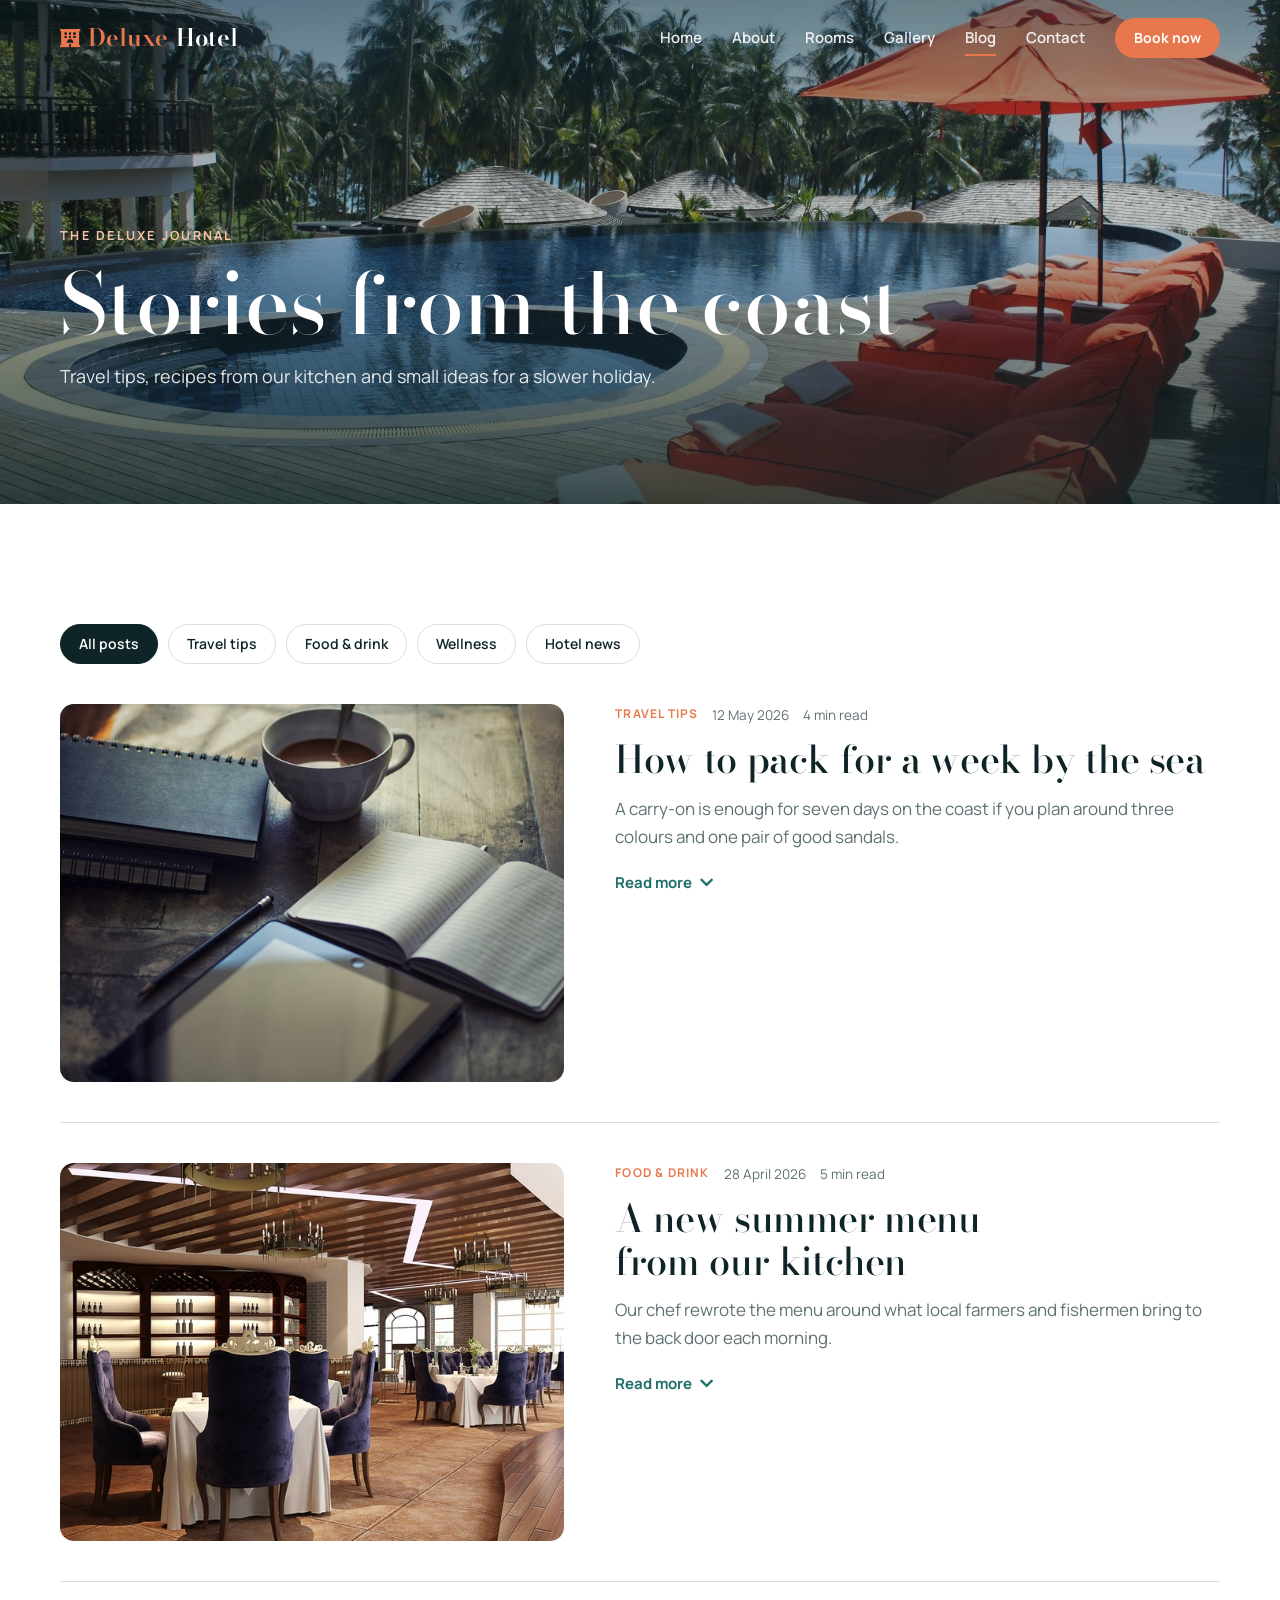
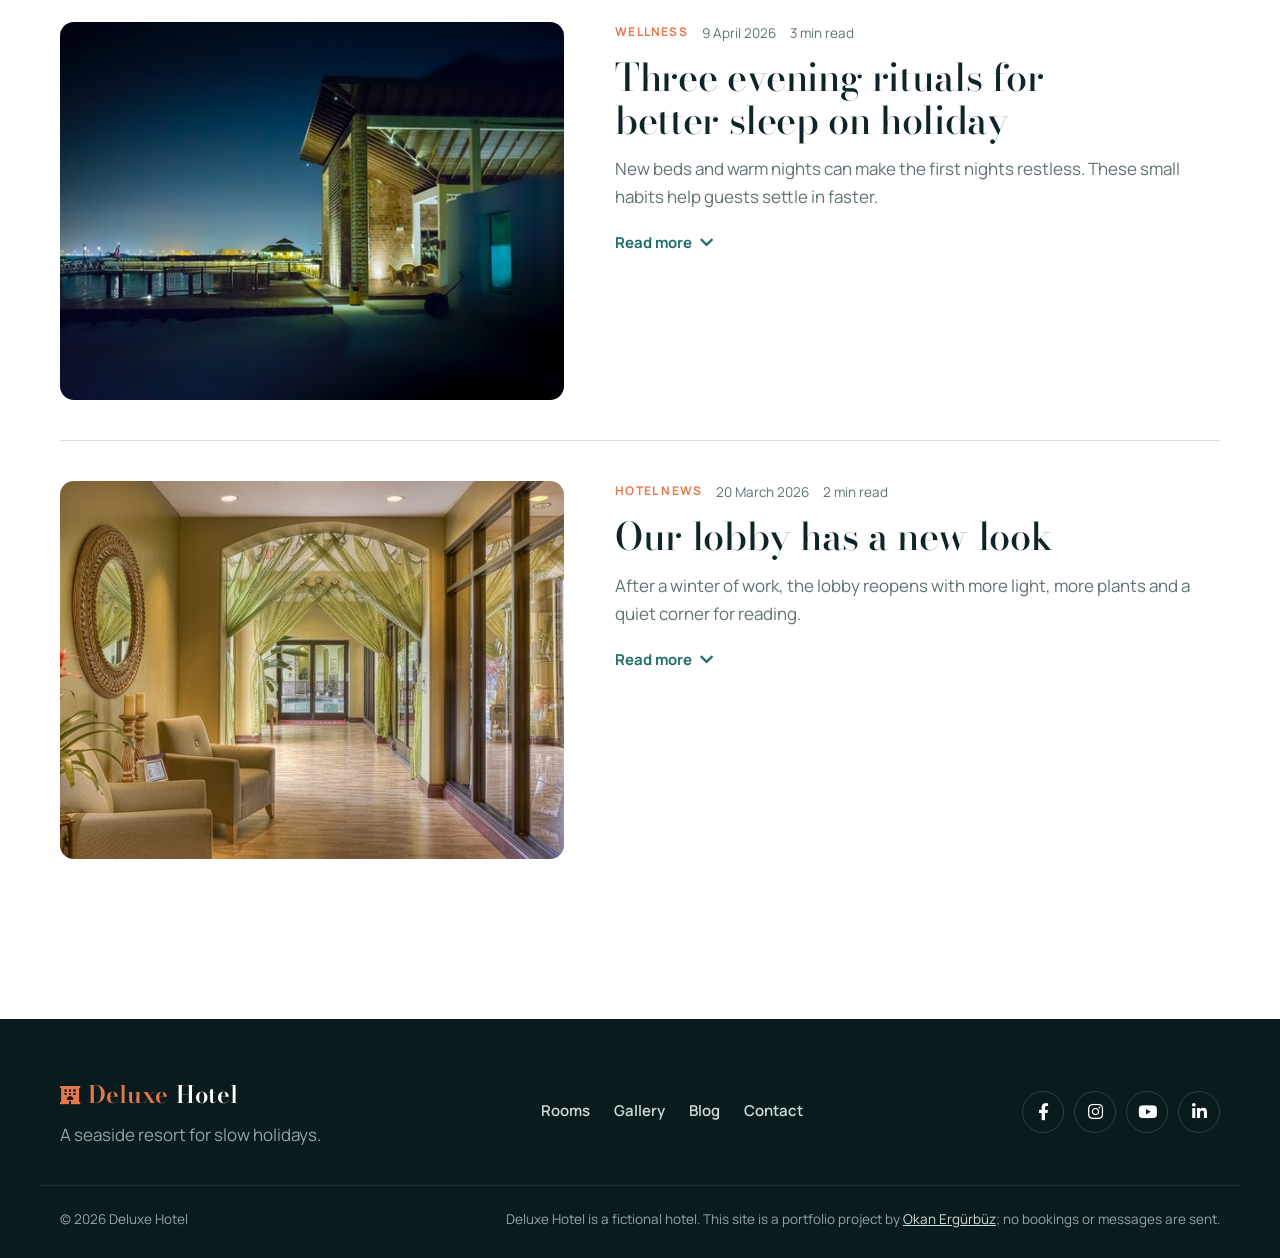
<file: blogs.html>
<!DOCTYPE html>
<html lang="en">
<head>
  <meta charset="UTF-8">
  <meta name="viewport" content="width=device-width, initial-scale=1.0">
  <title>Journal · Deluxe Hotel</title>
  <meta name="description" content="Travel tips, food and wellness stories from Deluxe Hotel.">
  <link rel="preconnect" href="https://fonts.googleapis.com">
  <link rel="preconnect" href="https://fonts.gstatic.com" crossorigin>
  <link rel="stylesheet" href="https://fonts.googleapis.com/css2?family=Bodoni+Moda:ital,opsz,wght@0,6..96,500;0,6..96,600;1,6..96,500&family=Manrope:wght@400;500;600;700&display=swap">
  <link rel="stylesheet" href="https://cdnjs.cloudflare.com/ajax/libs/font-awesome/5.13.0/css/all.min.css" integrity="sha512-L7MWcK7FNPcwNqnLdZq86lTHYLdQqZaz5YcAgE+5cnGmlw8JT03QB2+oxL100UeB6RlzZLUxCGSS4/++mNZdxw==" crossorigin="anonymous" referrerpolicy="no-referrer">
  <link rel="stylesheet" href="css/style.css">
</head>
<body>

  <!-- ============ NAVIGATION ============ -->
  <header class="nav" id="nav">
    <div class="container nav-inner">
      <a href="index.html" class="brand"><i class="fas fa-hotel"></i><span>Deluxe</span> Hotel</a>
      <button class="nav-toggle" id="nav-toggle" aria-label="Open menu" aria-expanded="false" aria-controls="nav-menu">
        <span></span><span></span><span></span>
      </button>
      <nav class="nav-menu" id="nav-menu">
        <a href="index.html">Home</a>
        <a href="index.html#about">About</a>
        <a href="index.html#rooms">Rooms</a>
        <a href="index.html#gallery">Gallery</a>
        <a href="blogs.html" class="active" aria-current="page">Blog</a>
        <a href="index.html#contact">Contact</a>
        <a href="index.html#booking" class="btn btn-sm btn-accent">Book now</a>
      </nav>
    </div>
  </header>

  <!-- ============ PAGE HERO ============ -->
  <section class="page-hero">
    <div class="hero-bg" style="background-image: url('img/bg-2.jpeg');"></div>
    <div class="container hero-content">
      <p class="eyebrow light">The Deluxe Journal</p>
      <h1>Stories from the coast</h1>
      <p>Travel tips, recipes from our kitchen and small ideas for a slower holiday.</p>
    </div>
  </section>

  <main class="section">
    <div class="container">
      <div class="filters" role="group" aria-label="Filter posts by category">
        <button class="chip" data-filter="all" aria-pressed="true">All posts</button>
        <button class="chip" data-filter="travel" aria-pressed="false">Travel tips</button>
        <button class="chip" data-filter="food" aria-pressed="false">Food &amp; drink</button>
        <button class="chip" data-filter="wellness" aria-pressed="false">Wellness</button>
        <button class="chip" data-filter="news" aria-pressed="false">Hotel news</button>
      </div>

      <div class="posts">
        <!-- Post 1 -->
        <article class="post reveal" data-cat="travel">
          <div class="post-img"><img src="img/blog-1.jpeg" alt="Notebook, tablet and coffee on a wooden table" loading="lazy"></div>
          <div class="post-body">
            <p class="post-meta"><span class="cat">Travel tips</span><span>12 May 2026</span><span>4 min read</span></p>
            <h2>How to pack for a week by the sea</h2>
            <p>A carry-on is enough for seven days on the coast if you plan around three colours and one pair of good sandals.</p>
            <div class="post-more"><div>
              <p>Start with the things you will wear every day: two swimsuits, a linen shirt, light trousers and a cover-up that works at the pool and at dinner. Pick pieces that mix with each other so every top goes with every bottom.</p>
              <p>Leave the bulky items at home. The hotel provides beach towels, bathrobes, a hairdryer and reef-safe sunscreen at the pool bar, so there is no need to pack them.</p>
              <p>Finally, bring a small foldable bag for the beach and the market. It weighs nothing and saves you from buying one on the first day.</p>
            </div></div>
            <button class="read-toggle" aria-expanded="false"><span>Read more</span> <i class="fas fa-chevron-down"></i></button>
          </div>
        </article>

        <!-- Post 2 -->
        <article class="post reveal" data-cat="food">
          <div class="post-img"><img src="img/blog-2.jpeg" alt="Hotel restaurant with set tables and a wine wall" loading="lazy"></div>
          <div class="post-body">
            <p class="post-meta"><span class="cat">Food &amp; drink</span><span>28 April 2026</span><span>5 min read</span></p>
            <h2>A new summer menu from our kitchen</h2>
            <p>Our chef rewrote the menu around what local farmers and fishermen bring to the back door each morning.</p>
            <div class="post-more"><div>
              <p>The new menu is short on purpose: six starters, six mains and three desserts. Everything changes with the season, and the fish of the day depends on the morning catch.</p>
              <p>Guests' favourites from last year stay on the list, including the grilled octopus with fava and the olive oil cake with orange syrup. New this summer are a cold tomato soup and slow-cooked lamb with herbs from our garden.</p>
              <p>The restaurant is open for dinner from 19:00 to 23:00. Tables by the water fill up quickly, so ask the front desk to reserve one when you check in.</p>
            </div></div>
            <button class="read-toggle" aria-expanded="false"><span>Read more</span> <i class="fas fa-chevron-down"></i></button>
          </div>
        </article>

        <!-- Post 3 -->
        <article class="post reveal" data-cat="wellness">
          <div class="post-img"><img src="img/blog-3.jpeg" alt="The hotel terrace lit up at night by the water" loading="lazy"></div>
          <div class="post-body">
            <p class="post-meta"><span class="cat">Wellness</span><span>9 April 2026</span><span>3 min read</span></p>
            <h2>Three evening rituals for better sleep on holiday</h2>
            <p>New beds and warm nights can make the first nights restless. These small habits help guests settle in faster.</p>
            <div class="post-more"><div>
              <p>Take a short walk after dinner. Twenty minutes along the shore helps digestion and slows the day down before bed.</p>
              <p>Keep screens away for the last half hour. Our rooms have blackout curtains and a pillow menu at the front desk; try the buckwheat pillow if you like a firmer feel.</p>
              <p>Book an evening massage at the spa. The last treatment starts at 20:00, and guests who try it often say it is the best night's sleep of their stay.</p>
            </div></div>
            <button class="read-toggle" aria-expanded="false"><span>Read more</span> <i class="fas fa-chevron-down"></i></button>
          </div>
        </article>

        <!-- Post 4 -->
        <article class="post reveal" data-cat="news">
          <div class="post-img"><img src="img/blog-4.jpeg" alt="Renovated lobby with arched doorways, plants and armchairs" loading="lazy"></div>
          <div class="post-body">
            <p class="post-meta"><span class="cat">Hotel news</span><span>20 March 2026</span><span>2 min read</span></p>
            <h2>Our lobby has a new look</h2>
            <p>After a winter of work, the lobby reopens with more light, more plants and a quiet corner for reading.</p>
            <div class="post-more"><div>
              <p>We opened up the old arches to let in the morning sun and replaced the heavy furniture with lighter armchairs made by a local workshop.</p>
              <p>The new reading corner has a small library of travel books and guides to the region. Borrow any book you like and leave it at the front desk when you go.</p>
            </div></div>
            <button class="read-toggle" aria-expanded="false"><span>Read more</span> <i class="fas fa-chevron-down"></i></button>
          </div>
        </article>
      </div>
    </div>
  </main>

  <!-- ============ FOOTER ============ -->
  <footer class="footer">
    <div class="container footer-inner">
      <div>
        <a href="index.html" class="brand"><i class="fas fa-hotel"></i><span>Deluxe</span> Hotel</a>
        <p class="muted">A seaside resort for slow holidays.</p>
      </div>
      <nav class="footer-links" aria-label="Footer">
        <a href="index.html#rooms">Rooms</a>
        <a href="index.html#gallery">Gallery</a>
        <a href="blogs.html">Blog</a>
        <a href="index.html#contact">Contact</a>
      </nav>
      <div class="social">
        <a href="#" aria-label="Facebook"><i class="fab fa-facebook-f"></i></a>
        <a href="#" aria-label="Instagram"><i class="fab fa-instagram"></i></a>
        <a href="#" aria-label="YouTube"><i class="fab fa-youtube"></i></a>
        <a href="https://www.linkedin.com/in/okan-erg%C3%BCrb%C3%BCz-8b4850386/" aria-label="LinkedIn" target="_blank" rel="noopener"><i class="fab fa-linkedin-in"></i></a>
      </div>
    </div>
    <div class="container footer-note">
      <p>© <span id="year">2026</span> Deluxe Hotel</p>
      <p>Deluxe Hotel is a fictional hotel. This site is a portfolio project by <a href="https://okanergurbuz.github.io" target="_blank" rel="noopener">Okan Ergürbüz</a>; no bookings or messages are sent.</p>
    </div>
  </footer>

  <script src="js/main.js"></script>
</body>
</html>
</file>
<file: css/style.css>
/* =====================================================================
   DELUXE HOTEL · STYLES
   Colours and fonts live in :root. Change a value there and the whole
   site follows.
   ===================================================================== */
:root {
  --white: #FFFFFF;
  --mist: #EEF3F1;
  --ink: #0E2427;        /* deep lagoon: text, dark sections */
  --lagoon: #1F6F6B;     /* secondary accent */
  --accent: #E8774D;     /* sunset orange: buttons, highlights */
  --accent-dark: #CF5F36;
  --text: #2C3E40;
  --muted: #5F7273;
  --line: #D6E0DD;

  --font-display: 'Bodoni Moda', 'Didot', Georgia, serif;
  --font-body: 'Manrope', system-ui, -apple-system, 'Segoe UI', sans-serif;

  --radius: 14px;
  --shadow: 0 18px 40px -22px rgba(14, 36, 39, .45);
  --ease: cubic-bezier(.2, .8, .2, 1);
  --nav-h: 76px;
}

*, *::before, *::after { box-sizing: border-box; }
html { scroll-behavior: smooth; scroll-padding-top: var(--nav-h); }
body {
  margin: 0;
  font-family: var(--font-body);
  font-size: 17px;
  line-height: 1.65;
  color: var(--text);
  background: var(--white);
  -webkit-font-smoothing: antialiased;
}
img { max-width: 100%; display: block; }
a { color: inherit; }
h1, h2, h3 { color: var(--ink); margin: 0; line-height: 1.12; }
h2 { font-family: var(--font-display); font-weight: 500; font-size: clamp(32px, 4.4vw, 50px); letter-spacing: -.01em; text-wrap: balance; }
h3 { font-size: 20px; font-weight: 700; }
p { margin: 0; }
:focus-visible { outline: 3px solid var(--accent); outline-offset: 3px; border-radius: 4px; }
[hidden] { display: none !important; }

.container { width: 100%; max-width: 1200px; margin: 0 auto; padding-left: max(20px, env(safe-area-inset-left)); padding-right: max(20px, env(safe-area-inset-right)); }
.section { padding-block: clamp(72px, 10vw, 120px); }
.bg-mist { background: var(--mist); }
.bg-ink { background: var(--ink); color: #CFDCDA; }
.bg-ink h2 { color: var(--white); }
.muted { color: var(--muted); }

.eyebrow { font-size: 12.5px; font-weight: 700; letter-spacing: .18em; text-transform: uppercase; color: var(--lagoon); margin-bottom: 14px; }
.eyebrow.light { color: #F6C3A9; }

.section-header { max-width: 620px; margin: 0 auto 56px; text-align: center; }
.section-header p:last-child { margin-top: 14px; color: var(--muted); }

/* ---------- Buttons ---------- */
.btn {
  display: inline-flex; align-items: center; justify-content: center; gap: 10px;
  min-height: 50px; padding: 12px 26px; border-radius: 999px; border: 1.5px solid transparent;
  font: 700 15px/1 var(--font-body); text-decoration: none; cursor: pointer; white-space: nowrap;
  transition: background .2s, color .2s, border-color .2s, transform .2s var(--ease);
}
.btn:hover { transform: translateY(-2px); }
.btn i { font-size: 13px; transition: transform .2s var(--ease); }
.btn:hover i { transform: translateX(3px); }
.btn-sm { min-height: 40px; padding: 8px 18px; font-size: 14px; }
.btn-accent { background: var(--accent); color: var(--white); }
.btn-accent:hover { background: var(--accent-dark); }
.btn-dark { background: var(--ink); color: var(--white); }
.btn-dark:hover { background: var(--lagoon); }
.btn-ghost { color: var(--white); border-color: rgba(255, 255, 255, .6); }
.btn-ghost:hover { background: var(--white); color: var(--ink); }
.link-arrow { display: inline-flex; align-items: center; gap: 10px; font-weight: 700; color: var(--lagoon); text-decoration: none; margin-top: 28px; }
.link-arrow i { transition: transform .2s var(--ease); }
.link-arrow:hover i { transform: translateX(4px); }

/* ---------- Navigation ---------- */
.nav { position: fixed; inset: 0 0 auto; z-index: 50; height: var(--nav-h); padding-top: env(safe-area-inset-top); transition: background .3s, box-shadow .3s, height .3s; }
.nav.scrolled { background: rgba(255, 255, 255, .94); backdrop-filter: blur(10px); box-shadow: 0 1px 0 var(--line); }
.nav-inner { height: 100%; display: flex; align-items: center; justify-content: space-between; gap: 20px; }
.brand { display: inline-flex; align-items: center; gap: 8px; font-family: var(--font-display); font-weight: 600; font-size: 24px; color: var(--white); text-decoration: none; transition: color .3s; }
.brand span { color: var(--accent); }
.brand i { font-size: 18px; color: var(--accent); }
.nav.scrolled .brand { color: var(--ink); }
.nav-menu { display: flex; align-items: center; gap: 30px; }
.nav-menu a:not(.btn) { color: rgba(255, 255, 255, .9); text-decoration: none; font-weight: 600; font-size: 15px; position: relative; transition: color .3s; }
.nav-menu a:not(.btn)::after { content: ""; position: absolute; left: 0; right: 0; bottom: -6px; height: 2px; background: var(--accent); transform: scaleX(0); transition: transform .25s var(--ease); }
.nav-menu a:not(.btn):hover::after, .nav-menu a.active::after { transform: scaleX(1); }
.nav.scrolled .nav-menu a:not(.btn) { color: var(--ink); }
.nav-toggle { display: none; width: 46px; height: 46px; border: 0; background: transparent; cursor: pointer; padding: 12px 10px; flex-direction: column; justify-content: space-between; }
.nav-toggle span { display: block; height: 2px; background: var(--white); border-radius: 2px; transition: transform .3s var(--ease), opacity .2s, background .3s; }
.nav.scrolled .nav-toggle span { background: var(--ink); }

/* ---------- Hero ---------- */
.hero { position: relative; min-height: 100svh; display: flex; flex-direction: column; justify-content: flex-end; color: var(--white); overflow: hidden; padding-top: calc(var(--nav-h) + 40px); }
.hero-bg { position: absolute; inset: 0; background-size: cover; background-position: center; animation: kenburns 22s ease-out both; }
.hero-bg::after { content: ""; position: absolute; inset: 0; background: linear-gradient(180deg, rgba(14, 36, 39, .55) 0%, rgba(14, 36, 39, .2) 40%, rgba(14, 36, 39, .82) 100%); }
@keyframes kenburns { from { transform: scale(1.15); } to { transform: scale(1); } }
.hero-content { position: relative; padding-bottom: 48px; }
.hero h1 { font-family: var(--font-display); font-weight: 500; color: var(--white); font-size: clamp(46px, 8.5vw, 108px); line-height: 1; letter-spacing: -.02em; max-width: 12ch; }
.hero h1 em { font-style: italic; color: #FFD9C6; }
.hero-text { margin-top: 22px; font-size: clamp(17px, 1.6vw, 20px); max-width: 34em; color: rgba(255, 255, 255, .88); }
.hero-actions { display: flex; flex-wrap: wrap; gap: 12px; margin-top: 32px; }
.hero-content > * { animation: up .9s var(--ease) both; }
.hero-content > :nth-child(2) { animation-delay: .1s; }
.hero-content > :nth-child(3) { animation-delay: .2s; }
.hero-content > :nth-child(4) { animation-delay: .3s; }
@keyframes up { from { opacity: 0; transform: translateY(28px); } }

/* Booking bar */
.booking {
  position: relative; display: grid; grid-template-columns: repeat(4, minmax(0, 1fr)) auto; gap: 14px; align-items: end;
  background: var(--white); color: var(--text); border-radius: var(--radius); padding: 20px; margin-bottom: 40px;
  box-shadow: var(--shadow); animation: up .9s .45s var(--ease) both;
  max-width: calc(1200px - 40px);
}
.field { display: grid; gap: 6px; min-width: 0; }
.field label { font-size: 12px; font-weight: 700; letter-spacing: .1em; text-transform: uppercase; color: var(--muted); }
.field label small { text-transform: none; letter-spacing: 0; font-weight: 500; }
.field input, .field select, .field textarea {
  width: 100%; min-height: 48px; padding: 10px 14px; border: 1.5px solid var(--line); border-radius: 10px;
  font: 500 15px/1.4 var(--font-body); color: var(--ink); background: var(--white); transition: border-color .2s, box-shadow .2s;
}
.field textarea { resize: vertical; min-height: 120px; }
.field input:focus, .field select:focus, .field textarea:focus { outline: none; border-color: var(--lagoon); box-shadow: 0 0 0 4px rgba(31, 111, 107, .15); }
.field .invalid { border-color: #C0392B; }
.form-msg { grid-column: 1 / -1; font-size: 15px; font-weight: 600; min-height: 0; }
.form-msg:empty { display: none; }
.form-msg.ok { color: var(--lagoon); }
.form-msg.err { color: #C0392B; }
.booking .form-msg { background: var(--mist); border-radius: 10px; padding: 12px 16px; }
.booking .form-msg.err { background: #FBEAE7; }

/* ---------- Services ---------- */
.services-grid { display: grid; grid-template-columns: repeat(4, minmax(0, 1fr)); gap: 24px; }
.service { padding: 30px 26px; border: 1px solid var(--line); border-radius: var(--radius); background: var(--white); transition: transform .3s var(--ease), box-shadow .3s, border-color .3s; }
.service:hover { transform: translateY(-6px); box-shadow: var(--shadow); border-color: transparent; }
.service i { display: inline-grid; place-items: center; width: 56px; height: 56px; border-radius: 50%; background: var(--mist); color: var(--lagoon); font-size: 22px; margin-bottom: 22px; transition: background .3s, color .3s; }
.service:hover i { background: var(--accent); color: var(--white); }
.service h3 { margin-bottom: 10px; }
.service p { color: var(--muted); font-size: 15.5px; }

/* ---------- Split sections ---------- */
.split-inner { display: grid; grid-template-columns: 1.05fr 1fr; gap: clamp(40px, 6vw, 88px); align-items: center; }
.split-reverse .split-media { order: 2; }
.split-media { position: relative; }
.split-media img { width: 100%; aspect-ratio: 4 / 4.4; object-fit: cover; border-radius: var(--radius); }
.badge { position: absolute; right: -18px; bottom: 34px; display: flex; align-items: center; gap: 12px; background: var(--accent); color: var(--white); padding: 18px 22px; border-radius: var(--radius); box-shadow: var(--shadow); }
.badge strong { font-family: var(--font-display); font-size: 46px; line-height: 1; font-weight: 500; }
.badge span { font-size: 13px; font-weight: 600; line-height: 1.3; }
.split-text h2 { margin-bottom: 20px; }
.split-text > p { color: var(--muted); max-width: 34em; }
.stats { list-style: none; padding: 0; margin: 32px 0 0; display: grid; grid-template-columns: repeat(3, minmax(0, 1fr)); gap: 16px; border-top: 1px solid var(--line); padding-top: 24px; }
.stats strong { display: block; font-family: var(--font-display); font-size: 36px; font-weight: 500; color: var(--ink); line-height: 1.1; }
.stats span { font-size: 14px; color: var(--muted); }
.checks { list-style: none; padding: 0; margin: 26px 0 0; display: grid; gap: 12px; }
.checks li { display: flex; gap: 12px; align-items: baseline; }
.checks i { color: var(--accent); font-size: 14px; }

/* ---------- Gallery ---------- */
.gallery-grid { display: grid; grid-template-columns: repeat(4, minmax(0, 1fr)); grid-auto-rows: 220px; grid-auto-flow: dense; gap: 16px; }
.g-item { position: relative; padding: 0; border: 0; border-radius: var(--radius); overflow: hidden; cursor: zoom-in; background: var(--line); }
.g-item img { width: 100%; height: 100%; object-fit: cover; transition: transform .6s var(--ease); }
.g-item::after { content: "\f00e"; font-family: 'Font Awesome 5 Free'; font-weight: 900; position: absolute; inset: 0; display: grid; place-items: center; color: var(--white); font-size: 24px; background: rgba(14, 36, 39, .35); opacity: 0; transition: opacity .3s; }
.g-item:hover img { transform: scale(1.08); }
.g-item:hover::after, .g-item:focus-visible::after { opacity: 1; }
.g-tall { grid-row: span 2; }
.g-wide { grid-column: span 2; }

/* Lightbox */
.lightbox { position: fixed; inset: 0; z-index: 100; background: rgba(8, 20, 22, .92); display: grid; place-items: center; padding: 60px 70px; animation: fade .25s ease both; }
@keyframes fade { from { opacity: 0; } }
.lightbox img { max-width: 100%; max-height: 82vh; border-radius: 10px; box-shadow: 0 30px 80px rgba(0, 0, 0, .5); }
.lb-close, .lb-nav { position: absolute; width: 50px; height: 50px; border-radius: 50%; border: 0; background: rgba(255, 255, 255, .12); color: var(--white); font-size: 18px; cursor: pointer; transition: background .2s; }
.lb-close:hover, .lb-nav:hover { background: var(--accent); }
.lb-close { top: calc(18px + env(safe-area-inset-top)); right: 18px; }
.lb-prev { left: 14px; top: 50%; transform: translateY(-50%); }
.lb-next { right: 14px; top: 50%; transform: translateY(-50%); }

/* ---------- Rooms ---------- */
.rooms-grid { display: grid; grid-template-columns: repeat(3, minmax(0, 1fr)); gap: 28px; }
.room { background: var(--white); border-radius: var(--radius); overflow: hidden; display: flex; flex-direction: column; transition: transform .3s var(--ease), box-shadow .3s; }
.room:hover { transform: translateY(-6px); box-shadow: var(--shadow); }
.room-img { position: relative; overflow: hidden; }
.room-img img { width: 100%; aspect-ratio: 16 / 11; object-fit: cover; transition: transform .7s var(--ease); }
.room:hover .room-img img { transform: scale(1.06); }
.tag { position: absolute; top: 14px; left: 14px; background: var(--accent); color: var(--white); font-size: 12px; font-weight: 700; letter-spacing: .06em; padding: 6px 12px; border-radius: 999px; }
.room-body { padding: 24px; display: flex; flex-direction: column; gap: 12px; flex: 1; }
.room-body h3 { font-family: var(--font-display); font-weight: 500; font-size: 26px; }
.room-meta { list-style: none; padding: 0; margin: 0; display: flex; flex-wrap: wrap; gap: 8px 16px; font-size: 14px; color: var(--muted); }
.room-meta i { color: var(--lagoon); margin-right: 4px; }
.room-body > p { color: var(--muted); font-size: 15.5px; }
.room-foot { margin-top: auto; padding-top: 16px; border-top: 1px solid var(--line); display: flex; justify-content: space-between; align-items: center; gap: 12px; }
.price { color: var(--muted); font-size: 14px; }
.price strong { font-family: var(--font-display); font-size: 28px; font-weight: 600; color: var(--ink); }

/* ---------- Team ---------- */
.team-grid { display: grid; grid-template-columns: repeat(3, minmax(0, 1fr)); gap: 32px; }
.person { text-align: center; }
.person img { width: 180px; height: 180px; object-fit: cover; border-radius: 50%; margin: 0 auto 20px; border: 6px solid var(--mist); transition: transform .4s var(--ease), border-color .3s; }
.person:hover img { transform: scale(1.04) rotate(-2deg); border-color: #F6C3A9; }
.person h3 { font-family: var(--font-display); font-weight: 500; font-size: 26px; }
.role { color: var(--accent); font-weight: 700; font-size: 13px; letter-spacing: .12em; text-transform: uppercase; margin: 6px 0 12px; }
.person p:last-child { color: var(--muted); font-size: 15.5px; max-width: 26em; margin: 0 auto; }

/* ---------- Contact ---------- */
.contact-inner { display: grid; grid-template-columns: 1fr 1.15fr; gap: clamp(40px, 6vw, 80px); align-items: start; }
.contact-info > p { margin-top: 18px; max-width: 30em; }
.info-list { list-style: none; padding: 0; margin: 36px 0 0; display: grid; gap: 22px; }
.info-list li { display: flex; gap: 16px; align-items: flex-start; color: var(--white); font-weight: 600; }
.info-list i { display: inline-grid; place-items: center; width: 44px; height: 44px; flex-shrink: 0; border-radius: 50%; background: rgba(255, 255, 255, .08); color: var(--accent); }
.info-list small { color: #8FA7A6; font-weight: 500; }
.contact-form { background: var(--white); color: var(--text); border-radius: var(--radius); padding: clamp(24px, 4vw, 40px); display: grid; gap: 18px; box-shadow: 0 30px 60px -30px rgba(0, 0, 0, .6); }
.field-row { display: grid; grid-template-columns: 1fr 1fr; gap: 18px; }
.contact-form .btn { justify-self: start; }

/* ---------- Footer ---------- */
.footer { background: #0A1B1D; color: #8FA7A6; padding-top: 56px; }
.footer .brand { color: var(--white); }
.footer-inner { display: flex; flex-wrap: wrap; justify-content: space-between; align-items: center; gap: 28px; padding-bottom: 36px; border-bottom: 1px solid rgba(255, 255, 255, .08); }
.footer-inner .muted { color: #8FA7A6; margin-top: 6px; }
.footer-links { display: flex; flex-wrap: wrap; gap: 24px; }
.footer-links a { text-decoration: none; color: #CFDCDA; font-weight: 600; font-size: 15px; }
.footer-links a:hover { color: var(--accent); }
.social { display: flex; gap: 10px; }
.social a { display: inline-grid; place-items: center; width: 42px; height: 42px; border-radius: 50%; border: 1px solid rgba(255, 255, 255, .15); color: var(--white); text-decoration: none; transition: background .2s, border-color .2s, transform .2s; }
.social a:hover { background: var(--accent); border-color: var(--accent); transform: translateY(-3px); }
.footer-note { display: flex; flex-wrap: wrap; justify-content: space-between; gap: 10px 24px; padding-block: 22px 28px; font-size: 13.5px; }
.footer-note a { color: #CFDCDA; }

/* ---------- Blog page ---------- */
.page-hero { position: relative; min-height: 56vh; display: flex; align-items: flex-end; color: var(--white); overflow: hidden; padding: calc(var(--nav-h) + 60px) 0 64px; }
.page-hero h1 { font-family: var(--font-display); font-weight: 500; color: var(--white); font-size: clamp(42px, 7vw, 84px); line-height: 1.02; }
.page-hero p:last-child { margin-top: 16px; max-width: 34em; color: rgba(255, 255, 255, .88); font-size: 18px; }
.filters { display: flex; flex-wrap: wrap; gap: 10px; margin-bottom: 40px; }
.chip { min-height: 40px; padding: 8px 18px; border-radius: 999px; border: 1.5px solid var(--line); background: var(--white); font: 600 14px/1 var(--font-body); color: var(--ink); cursor: pointer; transition: background .2s, color .2s, border-color .2s; }
.chip:hover { border-color: var(--ink); }
.chip[aria-pressed="true"] { background: var(--ink); border-color: var(--ink); color: var(--white); }
.posts { display: grid; gap: 40px; }
.post { display: grid; grid-template-columns: minmax(0, 1fr) minmax(0, 1.2fr); gap: clamp(28px, 4vw, 56px); align-items: start; padding-bottom: 40px; border-bottom: 1px solid var(--line); }
.post:last-child { border-bottom: 0; }
.post-img { border-radius: var(--radius); overflow: hidden; }
.post-img img { width: 100%; aspect-ratio: 4 / 3; object-fit: cover; transition: transform .7s var(--ease); }
.post:hover .post-img img { transform: scale(1.05); }
.post-meta { display: flex; flex-wrap: wrap; gap: 6px 14px; font-size: 13.5px; color: var(--muted); margin-bottom: 12px; }
.post-meta .cat { color: var(--accent); font-weight: 700; letter-spacing: .1em; text-transform: uppercase; font-size: 12px; }
.post h2 { font-size: clamp(28px, 3.2vw, 38px); margin-bottom: 14px; }
.post-body > p { color: var(--muted); }
.post-more { display: grid; grid-template-rows: 0fr; transition: grid-template-rows .45s var(--ease); }
.post-more > div { overflow: hidden; }
.post-more p { color: var(--text); margin-top: 14px; }
.post.open .post-more { grid-template-rows: 1fr; }
.read-toggle { margin-top: 18px; display: inline-flex; align-items: center; gap: 8px; border: 0; background: none; padding: 6px 0; font: 700 15px/1 var(--font-body); color: var(--lagoon); cursor: pointer; }
.read-toggle i { transition: transform .3s var(--ease); }
.post.open .read-toggle i { transform: rotate(180deg); }

/* ---------- Scroll reveal (content stays visible; it only moves into place) ---------- */
@media (prefers-reduced-motion: no-preference) {
  .js .reveal { transition: transform .8s var(--ease), opacity .8s var(--ease); }
  .js .reveal:not(.seen) { transform: translateY(36px); opacity: .001; }
}

/* ---------- Responsive ---------- */
@media (max-width: 1080px) {
  .booking { grid-template-columns: repeat(2, minmax(0, 1fr)); }
  .booking .btn { grid-column: 1 / -1; }
  .services-grid { grid-template-columns: repeat(2, minmax(0, 1fr)); }
  .rooms-grid { grid-template-columns: repeat(2, minmax(0, 1fr)); }
  .rooms-grid .room:last-child { grid-column: 1 / -1; flex-direction: row; }
  .rooms-grid .room:last-child .room-img { flex: 1; }
  .rooms-grid .room:last-child .room-img img { height: 100%; aspect-ratio: auto; }
  .rooms-grid .room:last-child .room-body { flex: 1; }
}
@media (max-width: 900px) {
  .nav-toggle { display: flex; }
  .nav-menu {
    position: fixed; inset: 0; z-index: -1; flex-direction: column; justify-content: center; gap: 26px;
    background: var(--ink); padding: 80px 24px; transform: translateY(-100%); transition: transform .45s var(--ease);
  }
  .nav-menu a:not(.btn) { color: var(--white) !important; font-family: var(--font-display); font-size: 32px; font-weight: 500; }
  .nav.open { background: transparent; backdrop-filter: none; box-shadow: none; }
  .nav.open .nav-menu { transform: none; }
  .nav.open .brand { color: var(--white); }
  .nav.open .nav-toggle span { background: var(--white); }
  .nav.open .nav-toggle span:nth-child(1) { transform: translateY(10px) rotate(45deg); }
  .nav.open .nav-toggle span:nth-child(2) { opacity: 0; }
  .nav.open .nav-toggle span:nth-child(3) { transform: translateY(-10px) rotate(-45deg); }
  .split-inner, .contact-inner, .post { grid-template-columns: minmax(0, 1fr); }
  .split-reverse .split-media { order: 0; }
  .split-media img { aspect-ratio: 4 / 3; }
  .badge { right: 14px; bottom: 14px; }
  .gallery-grid { grid-template-columns: repeat(2, minmax(0, 1fr)); grid-auto-rows: 180px; }
  .team-grid { grid-template-columns: minmax(0, 1fr); gap: 48px; }
}
@media (max-width: 640px) {
  body { font-size: 16px; }
  .booking { grid-template-columns: minmax(0, 1fr); padding: 16px; margin-bottom: 24px; }
  .services-grid, .rooms-grid { grid-template-columns: minmax(0, 1fr); }
  .rooms-grid .room:last-child { flex-direction: column; }
  .rooms-grid .room:last-child .room-img img { aspect-ratio: 16 / 11; }
  .field-row { grid-template-columns: minmax(0, 1fr); }
  .stats strong { font-size: 28px; }
  .gallery-grid { grid-auto-rows: 140px; gap: 10px; }
  .lightbox { padding: 60px 12px; }
  .lb-nav { top: auto; bottom: 18px; transform: none; }
  .lb-prev { left: calc(50% - 60px); } .lb-next { right: calc(50% - 60px); }
}
@media (prefers-reduced-motion: reduce) {
  *, *::before, *::after { animation: none !important; transition: none !important; scroll-behavior: auto !important; }
}
</file>
